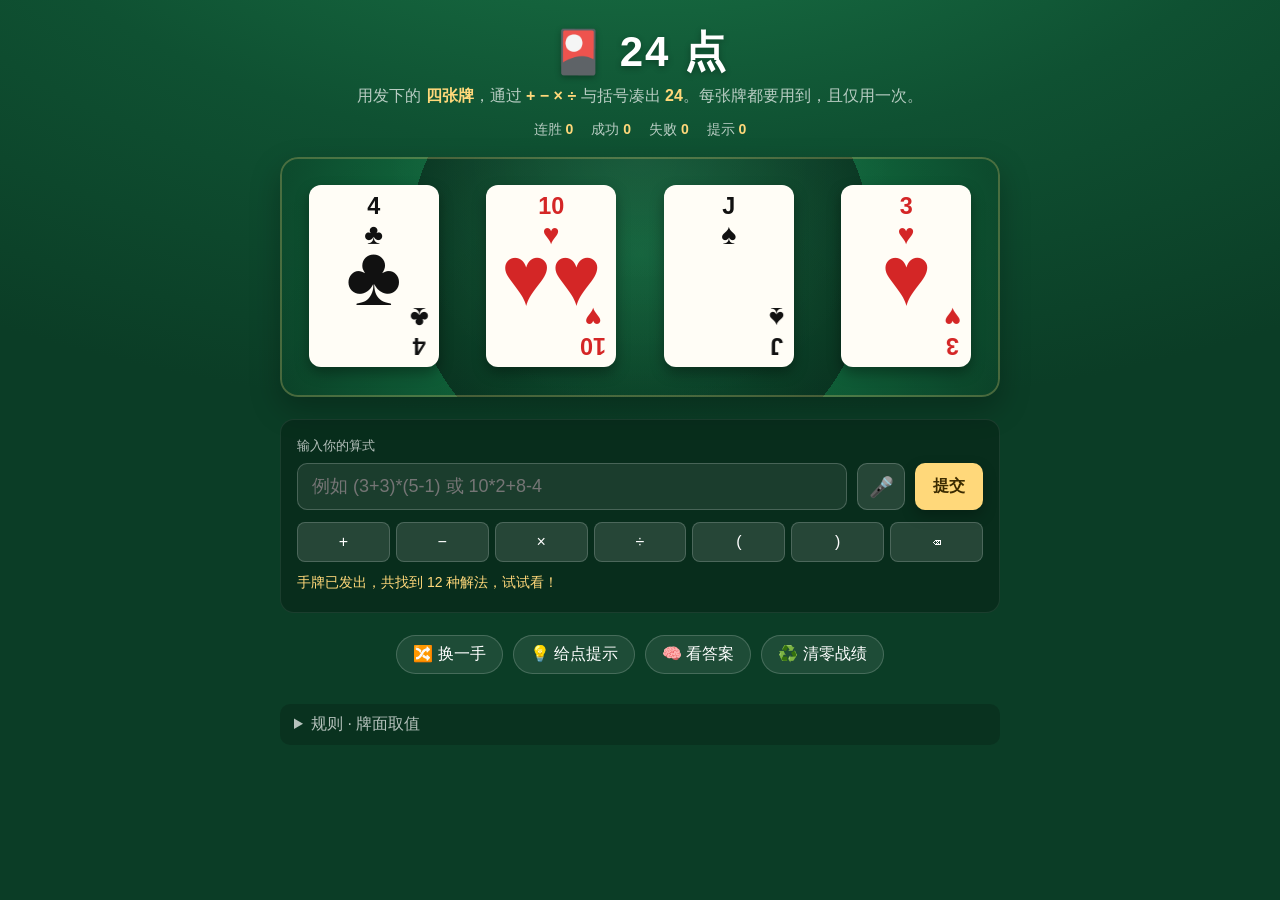
<file: index.html>
<!doctype html>
<html lang="zh-CN">
<head>
<meta charset="utf-8" />
<meta name="viewport" content="width=device-width, initial-scale=1" />
<title>24 点 · 真实纸牌</title>
<link rel="stylesheet" href="styles.css" />
</head>
<body>
  <header class="hero">
    <h1>🎴 24 点</h1>
    <p class="sub">用发下的 <b>四张牌</b>，通过 <b>+ − × ÷</b> 与括号凑出 <b>24</b>。每张牌都要用到，且仅用一次。</p>
    <div class="scoreboard">
      <span>连胜 <b id="streak">0</b></span>
      <span>成功 <b id="wins">0</b></span>
      <span>失败 <b id="losses">0</b></span>
      <span>提示 <b id="hints">0</b></span>
    </div>
  </header>

  <main>
    <section class="deck-wrap">
      <div id="cards" class="cards"></div>
    </section>

    <section class="input-wrap">
      <label for="expr">输入你的算式</label>
      <div class="expr-row">
        <input id="expr" type="text" placeholder="例如 (3+3)*(5-1) 或 10*2+8-4" autocomplete="off" spellcheck="false" />
        <button id="btn-voice" class="voice" title="语音输入算式" aria-label="语音输入算式" aria-pressed="false">🎤</button>
        <button id="btn-check" class="primary">提交</button>
      </div>
      <div class="kbd-row" id="kbd-row">
        <button class="kbd" data-val="+">+</button>
        <button class="kbd" data-val="-">−</button>
        <button class="kbd" data-val="*">×</button>
        <button class="kbd" data-val="/">÷</button>
        <button class="kbd" data-val="(">(</button>
        <button class="kbd" data-val=")">)</button>
        <button class="kbd" data-val="back">⌫</button>
      </div>
      <div id="msg" class="msg" aria-live="polite"></div>
    </section>

    <section class="actions">
      <button id="btn-deal" class="ghost">🔀 换一手</button>
      <button id="btn-hint" class="ghost">💡 给点提示</button>
      <button id="btn-answer" class="ghost">🧠 看答案</button>
      <button id="btn-reset" class="ghost">♻️ 清零战绩</button>
    </section>

    <section class="rules">
      <details>
        <summary>规则 · 牌面取值</summary>
        <ul>
          <li>A = 1，2–10 = 面值，J / Q / K = 10（经典"凑 24"规则）。</li>
          <li>支持小数中间结果，例如 <code>3÷(1−5÷6)=24</code>。</li>
          <li>若一手牌无解，点「换一手」即可；或按「看答案」查看（无解会提示）。</li>
          <li>输入中请使用 <code>*</code> 表示乘，<code>/</code> 表示除。</li>
          <li>🎤 语音输入：点麦克风后直接念算式，如「三加三乘以五减一」，会自动转成 <code>(3+3)*(5-1)</code>。需要 Chrome / Edge / Safari 并允许麦克风权限。</li>
        </ul>
      </details>
    </section>
  </main>

  <div id="modal" class="modal hidden" role="dialog" aria-modal="true">
    <div class="modal-card">
      <h2 id="modal-title">🎉 太棒了！</h2>
      <p id="modal-body"></p>
      <div class="modal-actions">
        <button id="modal-next" class="primary">再来一手</button>
        <button id="modal-close" class="ghost">关闭</button>
      </div>
    </div>
  </div>

  <script src="solver.js"></script>
  <script src="game.js"></script>
</body>
</html>
</file>
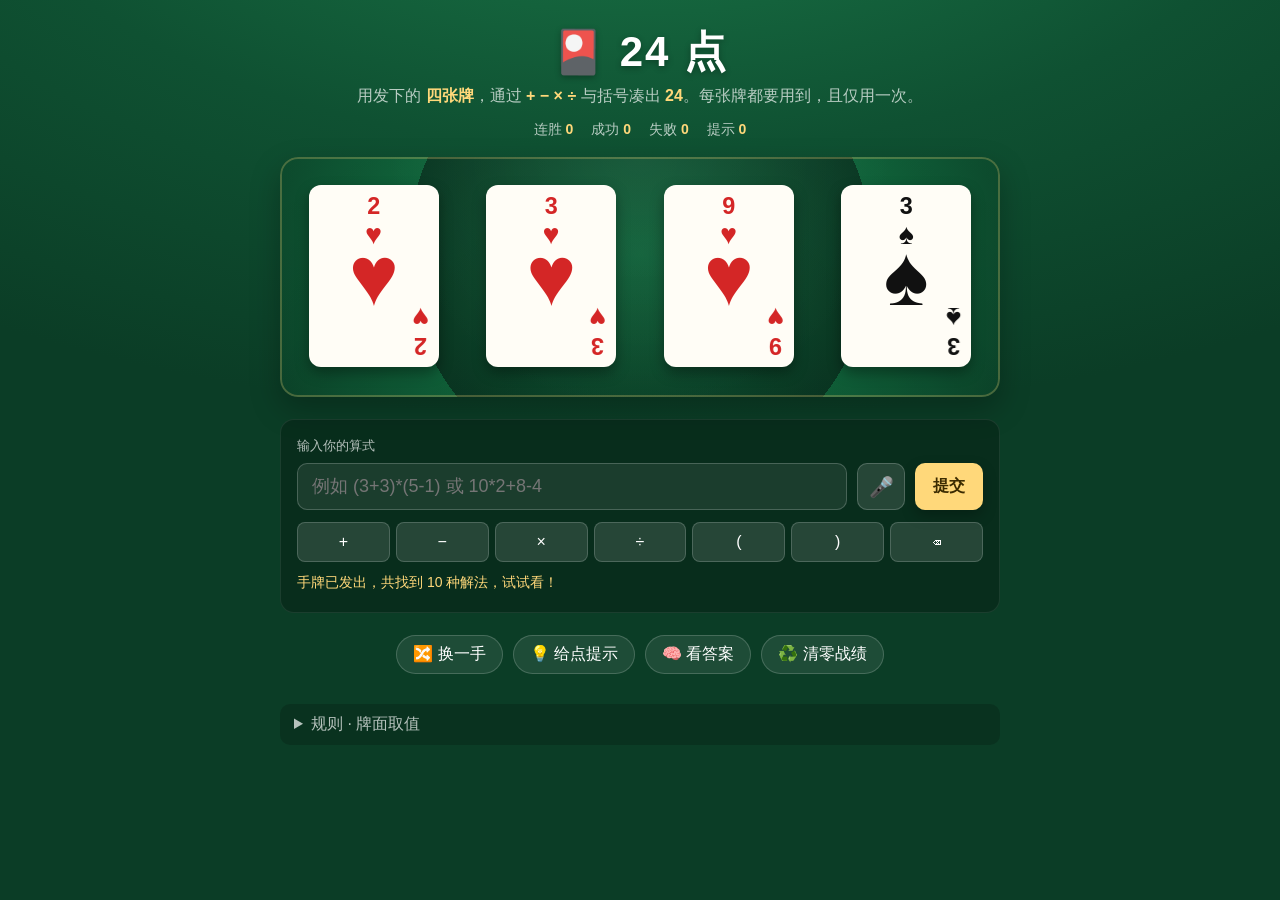
<file: 24点.html>
<!doctype html>
<html lang="zh-CN">
<head>
<meta charset="utf-8" />
<meta name="viewport" content="width=device-width, initial-scale=1" />
<title>24 点 · 真实纸牌</title>
<style>
/* ========== 基础风格 ========== */
:root {
  --bg: #0f5132;          /* 扑克桌绿 */
  --bg2: #0b3d26;
  --felt: repeating-radial-gradient(circle at 50% 40%, #116b3f 0, #0b3d26 60%);
  --card-bg: #fffdf6;
  --card-shadow: 0 6px 14px rgba(0, 0, 0, 0.35), 0 1px 0 rgba(255,255,255,.05) inset;
  --red: #d42626;
  --black: #111;
  --gold: #ffd87a;
  --primary: #ffd87a;
  --primary-text: #3a2a00;
  --muted: rgba(255,255,255,.7);
}

* { box-sizing: border-box; }
html, body { margin: 0; padding: 0; }
body {
  font-family: -apple-system, BlinkMacSystemFont, "Segoe UI", "PingFang SC",
               "Hiragino Sans GB", "Microsoft YaHei", sans-serif;
  color: #fff;
  background: radial-gradient(1200px 600px at 50% -20%, #1b7a4a 0%, var(--bg) 55%, var(--bg2) 100%);
  min-height: 100vh;
  padding: 24px 16px 80px;
}

.hero { text-align: center; margin-bottom: 18px; }
.hero h1 {
  margin: 0; font-size: clamp(28px, 5vw, 42px);
  letter-spacing: 2px;
  text-shadow: 0 2px 6px rgba(0,0,0,.3);
}
.hero .sub { color: var(--muted); margin: 6px 0 14px; }
.hero .sub b { color: var(--gold); }

.scoreboard {
  display: flex; gap: 18px; justify-content: center;
  color: var(--muted); font-size: 14px;
}
.scoreboard b { color: var(--gold); font-variant-numeric: tabular-nums; }

/* ========== 主体布局 ========== */
main {
  max-width: 720px; margin: 0 auto;
  display: grid; gap: 22px;
}

/* ========== 牌桌 ========== */
.deck-wrap {
  padding: 28px 12px 30px;
  border-radius: 18px;
  background:
    radial-gradient(circle at 50% 0%, rgba(255,255,255,.05), transparent 60%),
    linear-gradient(180deg, rgba(0,0,0,.08), rgba(0,0,0,.14)),
    var(--felt);
  box-shadow:
    inset 0 0 0 2px rgba(255,216,122,.25),
    0 12px 30px rgba(0,0,0,.25);
}

.cards {
  display: grid;
  grid-template-columns: repeat(4, 1fr);
  gap: 14px;
  justify-items: center;
  perspective: 1200px;
}

/* ========== 真实扑克牌样式 ========== */
.card {
  --w: min(22vw, 130px);
  width: var(--w);
  aspect-ratio: 2.5 / 3.5;
  background: var(--card-bg);
  color: var(--black);
  border-radius: 12px;
  box-shadow: var(--card-shadow);
  position: relative;
  padding: 10px;
  display: flex; flex-direction: column; justify-content: space-between;
  animation: dealIn .5s cubic-bezier(.2,.8,.2,1) both;
  transform-style: preserve-3d;
}
.card.red { color: var(--red); }
.card.back {
  background:
    repeating-linear-gradient(45deg, #0f3a7a 0 6px, #1a4ea0 6px 12px),
    linear-gradient(135deg, #0f3a7a, #1a4ea0);
  color: transparent;
  box-shadow: 0 6px 14px rgba(0,0,0,.45);
}
.card .corner {
  display: flex; flex-direction: column; align-items: center; line-height: 1;
  font-weight: 700;
  font-size: calc(var(--w) * 0.18);
}
.card .corner .suit { font-size: calc(var(--w) * 0.22); margin-top: 2px; }
.card .corner.br { align-self: flex-end; transform: rotate(180deg); }
.card .pip {
  position: absolute; inset: 0;
  display: flex; align-items: center; justify-content: center;
  font-size: calc(var(--w) * 0.65);
  font-weight: 700;
}
.card.jqk .pip {
  font-size: calc(var(--w) * 0.18);
  font-family: "Georgia", "STSong", serif;
  font-weight: 400;
  letter-spacing: 2px;
}
.card.jqk .pip::before { content: attr(data-label); }

@keyframes dealIn {
  from { opacity: 0; transform: translateY(40px) rotate(-8deg) scale(.9); }
  to   { opacity: 1; transform: translateY(0) rotate(0) scale(1); }
}
.card:nth-child(1) { animation-delay: .05s; }
.card:nth-child(2) { animation-delay: .15s; }
.card:nth-child(3) { animation-delay: .25s; }
.card:nth-child(4) { animation-delay: .35s; }

/* ========== 输入区 ========== */
.input-wrap {
  background: rgba(0,0,0,.25);
  border: 1px solid rgba(255,255,255,.08);
  border-radius: 14px;
  padding: 16px;
}
.input-wrap label { color: var(--muted); font-size: 13px; }
.expr-row { display: flex; gap: 10px; margin-top: 8px; }
.expr-row input {
  flex: 1;
  font: inherit;
  font-size: 18px;
  padding: 12px 14px;
  border-radius: 10px;
  border: 1px solid rgba(255,255,255,.2);
  background: rgba(255,255,255,.08);
  color: #fff;
  outline: none;
  transition: border-color .15s, background .15s;
}
.expr-row input:focus { border-color: var(--gold); background: rgba(255,255,255,.14); }
.expr-row input.error { border-color: #ff6b6b; }

.primary {
  font: inherit;
  background: var(--primary);
  color: var(--primary-text);
  font-weight: 700;
  padding: 0 18px;
  border: none;
  border-radius: 10px;
  cursor: pointer;
  transition: transform .05s ease, box-shadow .15s;
  box-shadow: 0 6px 14px rgba(0,0,0,.25);
}
.primary:active { transform: translateY(1px); }

/* ========== 语音输入按钮 ========== */
.voice {
  flex: 0 0 auto;
  width: 48px;
  font: inherit;
  font-size: 20px;
  line-height: 1;
  color: #fff;
  background: rgba(255,255,255,.12);
  border: 1px solid rgba(255,255,255,.2);
  border-radius: 10px;
  cursor: pointer;
  transition: background .15s, transform .1s;
}
.voice:hover { background: rgba(255,255,255,.22); }
.voice:active { transform: translateY(1px); }
.voice.listening {
  background: var(--red);
  border-color: #ff8a8a;
  animation: micPulse 1.1s ease-in-out infinite;
}
.voice.unsupported { opacity: .45; }
@keyframes micPulse {
  0%, 100% { box-shadow: 0 0 0 0 rgba(212,38,38,.65); }
  50%      { box-shadow: 0 0 0 9px rgba(212,38,38,0); }
}

.kbd-row { display: grid; grid-template-columns: repeat(7, 1fr); gap: 6px; margin-top: 12px; }
.kbd {
  font: inherit;
  background: rgba(255,255,255,.12);
  color: #fff;
  border: 1px solid rgba(255,255,255,.18);
  padding: 10px 0;
  border-radius: 8px;
  cursor: pointer;
}
.kbd:hover { background: rgba(255,255,255,.22); }
.kbd:active { transform: translateY(1px); }

.msg {
  min-height: 22px;
  margin-top: 12px;
  font-size: 14px;
  color: var(--muted);
}
.msg.ok { color: #8fffa4; }
.msg.err { color: #ff9a9a; }
.msg.info { color: var(--gold); }

/* ========== 动作按钮 ========== */
.actions {
  display: flex; flex-wrap: wrap; gap: 10px; justify-content: center;
}
.ghost {
  font: inherit;
  background: rgba(255,255,255,.08);
  color: #fff;
  border: 1px solid rgba(255,255,255,.18);
  border-radius: 999px;
  padding: 8px 16px;
  cursor: pointer;
}
.ghost:hover { background: rgba(255,255,255,.18); }

/* ========== 规则 ========== */
.rules { margin-top: 8px; }
.rules details { background: rgba(0,0,0,.18); border-radius: 10px; padding: 10px 14px; }
.rules summary { cursor: pointer; color: var(--muted); }
.rules ul { margin: 8px 0 0; padding-left: 18px; color: var(--muted); font-size: 14px; }
.rules code { background: rgba(255,255,255,.1); padding: 1px 5px; border-radius: 4px; }

/* ========== 弹窗 ========== */
.modal {
  position: fixed; inset: 0;
  background: rgba(0,0,0,.55);
  display: flex; align-items: center; justify-content: center;
  padding: 20px;
}
.modal.hidden { display: none; }
.modal-card {
  background: #1b1b1b;
  border: 1px solid rgba(255,255,255,.12);
  border-radius: 16px;
  padding: 22px;
  max-width: 420px;
  width: 100%;
  text-align: center;
}
.modal-card h2 { margin: 0 0 8px; }
.modal-card p { color: var(--muted); margin: 0 0 16px; line-height: 1.6; }
.modal-actions { display: flex; gap: 10px; justify-content: center; }

@media (max-width: 480px) {
  .card { --w: min(22vw, 120px); }
  .scoreboard { gap: 10px; font-size: 12px; }
}
</style>
</head>
<body>
  <header class="hero">
    <h1>🎴 24 点</h1>
    <p class="sub">用发下的 <b>四张牌</b>，通过 <b>+ − × ÷</b> 与括号凑出 <b>24</b>。每张牌都要用到，且仅用一次。</p>
    <div class="scoreboard">
      <span>连胜 <b id="streak">0</b></span>
      <span>成功 <b id="wins">0</b></span>
      <span>失败 <b id="losses">0</b></span>
      <span>提示 <b id="hints">0</b></span>
    </div>
  </header>

  <main>
    <section class="deck-wrap">
      <div id="cards" class="cards"></div>
    </section>

    <section class="input-wrap">
      <label for="expr">输入你的算式</label>
      <div class="expr-row">
        <input id="expr" type="text" placeholder="例如 (3+3)*(5-1) 或 10*2+8-4" autocomplete="off" spellcheck="false" />
        <button id="btn-voice" class="voice" title="语音输入算式" aria-label="语音输入算式" aria-pressed="false">🎤</button>
        <button id="btn-check" class="primary">提交</button>
      </div>
      <div class="kbd-row" id="kbd-row">
        <button class="kbd" data-val="+">+</button>
        <button class="kbd" data-val="-">−</button>
        <button class="kbd" data-val="*">×</button>
        <button class="kbd" data-val="/">÷</button>
        <button class="kbd" data-val="(">(</button>
        <button class="kbd" data-val=")">)</button>
        <button class="kbd" data-val="back">⌫</button>
      </div>
      <div id="msg" class="msg" aria-live="polite"></div>
    </section>

    <section class="actions">
      <button id="btn-deal" class="ghost">🔀 换一手</button>
      <button id="btn-hint" class="ghost">💡 给点提示</button>
      <button id="btn-answer" class="ghost">🧠 看答案</button>
      <button id="btn-reset" class="ghost">♻️ 清零战绩</button>
    </section>

    <section class="rules">
      <details>
        <summary>规则 · 牌面取值</summary>
        <ul>
          <li>A = 1，2–10 = 面值，J / Q / K = 10（经典"凑 24"规则）。</li>
          <li>支持小数中间结果，例如 <code>3÷(1−5÷6)=24</code>。</li>
          <li>若一手牌无解，点「换一手」即可；或按「看答案」查看（无解会提示）。</li>
          <li>输入中请使用 <code>*</code> 表示乘，<code>/</code> 表示除。</li>
          <li>🎤 语音输入：点麦克风后直接念算式，如「三加三乘以五减一」，会自动转成 <code>(3+3)*(5-1)</code>。需要 Chrome / Edge / Safari 并允许麦克风权限。</li>
        </ul>
      </details>
    </section>
  </main>

  <div id="modal" class="modal hidden" role="dialog" aria-modal="true">
    <div class="modal-card">
      <h2 id="modal-title">🎉 太棒了！</h2>
      <p id="modal-body"></p>
      <div class="modal-actions">
        <button id="modal-next" class="primary">再来一手</button>
        <button id="modal-close" class="ghost">关闭</button>
      </div>
    </div>
  </div>

<script>
/* =========================================================
 * solver.js —— 24 点求解器 + 玩家表达式校验
 * =========================================================
 * 思路：递归地从一组数里挑两个，用 + − × ÷ 合并，
 * 剩下的继续合并，直到只剩一个数。每次合并的顺序
 * 自动覆盖所有括号结构。使用分数精确计算，避免浮点误差。
 * ========================================================= */

(function (global) {
  'use strict';

  /* ---------- 分数（有理数），保证计算精确 ---------- */
  function gcd(a, b) { a = Math.abs(a); b = Math.abs(b); while (b) { [a, b] = [b, a % b]; } return a; }
  function F(num, den) {
    den = den === undefined ? 1 : den;
    if (den === 0) return null;
    if (den < 0) { num = -num; den = -den; }
    const g = gcd(num, den) || 1;
    return { n: num / g, d: den / g };
  }
  function Fadd(a, b) { return F(a.n * b.d + b.n * a.d, a.d * b.d); }
  function Fsub(a, b) { return F(a.n * b.d - b.n * a.d, a.d * b.d); }
  function Fmul(a, b) { return F(a.n * b.n, a.d * b.d); }
  function Fdiv(a, b) { if (b.n === 0) return null; return F(a.n * b.d, a.d * b.n); }
  function Feq24(f) { return f && f.n === 24 * f.d; }
  function FtoFloat(f) { return f.n / f.d; }

  /* ---------- 格式化分数 ---------- */
  function fmtF(f) {
    if (!f) return '';
    if (f.d === 1) return String(f.n);
    return f.n + '/' + f.d;
  }

  /* ---------- 求解 ----------
   * cards: [{ value, label, suit }, ...] 长度 4
   * options.target 默认 24
   * 返回：[{ expr: '...', tokens: [...] }]  所有不同的解（最多返回前 N 个）
   */
  function solve24(cards, options) {
    options = options || {};
    const target = options.target !== undefined ? options.target : 24;
    const MAX_ANSWERS = options.maxAnswers || 20;
    const results = [];
    const seen = new Set(); // 去重

    // 初始状态：每张牌的数值 + 原标签（用于生成人类可读的表达式）
    const init = cards.map(c => ({
      f: F(c.value, 1),
      expr: c.label,            // 例如 'A' / '10' / 'K'
      token: c.label,
      val: c.value,
    }));

    const PRIO = { '+': 1, '-': 1, '*': 2, '/': 2 };

    // 判断某个子表达式（prio=子算子）作为父 op 的左/右操作数时是否需要括号
    function needParen(parentOp, childPrio, isRight) {
      if (childPrio === undefined) return false;     // 叶子节点，没有括号
      const pp = PRIO[parentOp], cp = PRIO[childPrio];
      if (cp < pp) return true;                      // 子优先级更低，一定加
      if (cp === pp) {
        // 同级左结合，右操作数若为同级则改变了结合性
        if (parentOp === '-') return true;           // a - (b +- c)
        if (parentOp === '/') return true;           // a / (b */ c) 全部同级都要
      }
      return false;
    }

    function combineTwo(a, b, op) {
      let f;
      switch (op) {
        case '+': f = Fadd(a.f, b.f); break;
        case '-': f = Fsub(a.f, b.f); break;
        case '*': f = Fmul(a.f, b.f); break;
        case '/': f = Fdiv(a.f, b.f); break;
      }
      if (!f) return null;

      let ea = a.expr, eb = b.expr;
      if (needParen(op, a.prio, false)) ea = '(' + ea + ')';
      if (needParen(op, b.prio, true))  eb = '(' + eb + ')';

      return { f, expr: ea + ' ' + op + ' ' + eb, prio: op, token: null, val: null };
    }

    function rec(list) {
      if (results.length >= MAX_ANSWERS) return;
      if (list.length === 1) {
        if (Feq24(list[0].f)) {
          const key = list[0].expr.replace(/\s+/g, '');
          if (!seen.has(key)) { seen.add(key); results.push({ expr: list[0].expr }); }
        }
        return;
      }
      // 挑两个不同下标
      for (let i = 0; i < list.length; i++) {
        for (let j = 0; j < list.length; j++) {
          if (i === j) continue;
          const rest = [];
          for (let k = 0; k < list.length; k++) if (k !== i && k !== j) rest.push(list[k]);
          const a = list[i], b = list[j];
          const ops = ['+', '-', '*', '/'];
          for (const op of ops) {
            // 对称操作去重：a+b 和 b+a 是同一个
            if ((op === '+' || op === '*') && i > j) continue;
            const combo = combineTwo(a, b, op);
            if (!combo) continue;
            rec([...rest, combo]);
            if (results.length >= MAX_ANSWERS) return;
          }
        }
      }
    }

    rec(init);
    return results;
  }

  /* =========================================================
   * 玩家表达式解析 + 校验（不用 eval）
   * - 将玩家输入中的字母 A/J/Q/K 当作牌面值来匹配手牌（A=1, J=Q=K=10）
   * - 用 shunting-yard 转 RPN 后求值
   * - 验证：
   *   1) 表达式合法且结果 == 24（容差）
   *   2) 数字 token 恰好覆盖四张手牌
   * ========================================================= */
  const CARD_ALIAS = {
    'A': 1, 'a': 1,
    'J': 10, 'j': 10,
    'Q': 10, 'q': 10,
    'K': 10, 'k': 10,
  };

  function normalizeExpr(input) {
    // 全角 / 中文符号归一化
    return String(input || '')
      .replace(/×/g, '*').replace(/×/g, '*')
      .replace(/÷/g, '/')
      .replace(/（/g, '(').replace(/）/g, ')')
      .replace(/＋/g, '+').replace(/－/g, '-').replace(/−/g, '-')
      .replace(/\s+/g, '');
  }

  /* tokenize —— 返回 [{type:'num'|'op'|'lparen'|'rparen', value}] */
  function tokenize(expr) {
    const tokens = [];
    let i = 0;
    while (i < expr.length) {
      const c = expr[i];
      if ((c >= '0' && c <= '9') || c === '.') {
        let j = i;
        while (j < expr.length && ((expr[j] >= '0' && expr[j] <= '9') || expr[j] === '.')) j++;
        const numStr = expr.slice(i, j);
        const v = parseFloat(numStr);
        if (isNaN(v)) throw new Error('数字无效：' + numStr);
        tokens.push({ type: 'num', value: v, raw: numStr });
        i = j;
      } else if (CARD_ALIAS[c] !== undefined) {
        tokens.push({ type: 'num', value: CARD_ALIAS[c], raw: c.toUpperCase() });
        i++;
      } else if ('+-*/'.includes(c)) {
        tokens.push({ type: 'op', value: c });
        i++;
      } else if (c === '(') { tokens.push({ type: 'lparen' }); i++; }
      else if (c === ')') { tokens.push({ type: 'rparen' }); i++; }
      else { throw new Error('无法识别的字符：' + c); }
    }
    return tokens;
  }

  function shuntingYard(tokens) {
    const prec = { '+': 1, '-': 1, '*': 2, '/': 2 };
    const out = [];
    const ops = [];
    for (const t of tokens) {
      if (t.type === 'num') out.push(t);
      else if (t.type === 'op') {
        while (ops.length) {
          const top = ops[ops.length - 1];
          if (top.type === 'op' && prec[top.value] >= prec[t.value]) out.push(ops.pop());
          else break;
        }
        ops.push(t);
      } else if (t.type === 'lparen') ops.push(t);
      else if (t.type === 'rparen') {
        while (ops.length && ops[ops.length - 1].type !== 'lparen') out.push(ops.pop());
        if (!ops.length) throw new Error('括号不匹配');
        ops.pop(); // 弹出左括号
      }
    }
    while (ops.length) {
      const top = ops.pop();
      if (top.type !== 'op') throw new Error('括号不匹配');
      out.push(top);
    }
    return out;
  }

  function evalRPN(rpn) {
    const stack = [];
    for (const t of rpn) {
      if (t.type === 'num') stack.push(t.value);
      else {
        if (stack.length < 2) throw new Error('表达式不完整');
        const b = stack.pop(), a = stack.pop();
        let v;
        switch (t.value) {
          case '+': v = a + b; break;
          case '-': v = a - b; break;
          case '*': v = a * b; break;
          case '/':
            if (b === 0) throw new Error('除数不能为 0');
            v = a / b; break;
        }
        stack.push(v);
      }
    }
    if (stack.length !== 1) throw new Error('表达式不完整');
    return stack[0];
  }

  /* 返回 null 表示通过；否则返回提示字符串 */
  function checkCards(tokens, cards) {
    const usedVals = tokens.filter(t => t.type === 'num').map(t => t.value);
    const handVals = cards.map(c => c.value);
    const handDesc = cards.map(c => c.label + c.suit).join(' ');

    if (usedVals.length !== cards.length) {
      return `需要用到恰好 <b>${cards.length}</b> 张手牌，但你的算式里出现了 <b>${usedVals.length}</b> 个数字。发下的是：${handDesc}。`;
    }
    const handSorted = handVals.slice().sort((a, b) => a - b);
    const usedSorted = usedVals.slice().sort((a, b) => a - b);
    for (let i = 0; i < handSorted.length; i++) {
      if (handSorted[i] !== usedSorted[i]) {
        return `算式里的数字和发下的牌对不上。发下的是：${handDesc}。`;
      }
    }
    return null;
  }

  /* 主入口 */
  function validatePlayerExpr(rawInput, cards, target) {
    target = target || 24;
    const out = { ok: false, value: null, reason: '' };
    try {
      const expr = normalizeExpr(rawInput);
      if (!expr) { out.reason = '请输入算式'; return out; }
      const tokens = tokenize(expr);
      if (!tokens.some(t => t.type === 'op')) { out.reason = '请至少使用一个运算符'; return out; }
      const rpn = shuntingYard(tokens);
      const val = evalRPN(rpn);

      const cardErr = checkCards(tokens, cards);
      if (cardErr) { out.reason = cardErr; return out; }

      out.value = val;
      if (Math.abs(val - target) < 1e-6) {
        out.ok = true;
        out.reason = '完美！';
      } else {
        out.reason = '结果是 ' + (Math.round(val * 1e6) / 1e6) + '，不是 ' + target + '。';
      }
    } catch (e) {
      out.reason = e.message || '表达式无法解析';
    }
    return out;
  }

  global.Solver24 = {
    solve: solve24,
    validate: validatePlayerExpr,
    normalizeExpr: normalizeExpr,
    tokenize: tokenize,
  };

})(window);
</script>

<script>
/* =========================================================
 * game.js —— 发牌、渲染、交互、计分
 * ========================================================= */
(function () {
  'use strict';

  const SUITS = [
    { code: '♠', name: 'spades',   color: 'black' },
    { code: '♥', name: 'hearts',   color: 'red'   },
    { code: '♦', name: 'diamonds', color: 'red'   },
    { code: '♣', name: 'clubs',    color: 'black' },
  ];

  // 构造整副 52 张
  function buildDeck() {
    const deck = [];
    const ranks = [
      { label: 'A', value: 1 },
      { label: '2', value: 2 },
      { label: '3', value: 3 },
      { label: '4', value: 4 },
      { label: '5', value: 5 },
      { label: '6', value: 6 },
      { label: '7', value: 7 },
      { label: '8', value: 8 },
      { label: '9', value: 9 },
      { label: '10', value: 10 },
      { label: 'J', value: 10 },
      { label: 'Q', value: 10 },
      { label: 'K', value: 10 },
    ];
    for (const s of SUITS) {
      for (const r of ranks) {
        deck.push({
          label: r.label,
          value: r.value,
          suit: s.code,
          suitName: s.name,
          color: s.color,
        });
      }
    }
    return deck;
  }

  function shuffle(arr) {
    for (let i = arr.length - 1; i > 0; i--) {
      const j = Math.floor(Math.random() * (i + 1));
      [arr[i], arr[j]] = [arr[j], arr[i]];
    }
    return arr;
  }

  /* ============ DOM ============ */
  const $cards    = document.getElementById('cards');
  const $expr     = document.getElementById('expr');
  const $msg      = document.getElementById('msg');
  const $streak   = document.getElementById('streak');
  const $wins     = document.getElementById('wins');
  const $losses   = document.getElementById('losses');
  const $hints    = document.getElementById('hints');
  const $modal    = document.getElementById('modal');
  const $mTitle   = document.getElementById('modal-title');
  const $mBody    = document.getElementById('modal-body');

  /* ============ 渲染扑克 ============ */
  function renderCard(card, idx) {
    const div = document.createElement('div');
    div.className = 'card' + (card.color === 'red' ? ' red' : '');
    div.style.animationDelay = (idx * 0.08) + 's';
    const isFace = ['J', 'Q', 'K'].includes(card.label);

    let jqkLabel = '';
    if (isFace) jqkLabel = card.label;

    div.innerHTML = `
      <div class="corner tl">
        <span class="rank">${card.label}</span>
        <span class="suit">${card.suit}</span>
      </div>
      <div class="pip ${isFace ? 'jqk' : ''}" ${isFace ? `data-label="${jqkLabel}"` : ''}>
        ${isFace ? '' : card.suit.repeat(card.label === '10' ? 2 : 1)}
      </div>
      <div class="corner br">
        <span class="rank">${card.label}</span>
        <span class="suit">${card.suit}</span>
      </div>
    `;
    return div;
  }

  function renderBack() {
    const div = document.createElement('div');
    div.className = 'card back';
    return div;
  }

  /* ============ 状态 ============ */
  const SAVE_KEY = 'game24.stats.v1';
  let stats = loadStats();
  let currentCards = [];
  let currentSolutions = [];
  let lastAnswerUsed = false;
  let hintUsedThisRound = false;
  let answeredThisRound = false;

  function loadStats() {
    try {
      const raw = localStorage.getItem(SAVE_KEY);
      if (raw) return JSON.parse(raw);
    } catch (e) {}
    return { wins: 0, losses: 0, streak: 0, hints: 0 };
  }
  function saveStats() {
    try { localStorage.setItem(SAVE_KEY, JSON.stringify(stats)); } catch (e) {}
  }
  function renderStats() {
    $streak.textContent = stats.streak || 0;
    $wins.textContent   = stats.wins   || 0;
    $losses.textContent = stats.losses || 0;
    $hints.textContent  = stats.hints  || 0;
  }

  /* ============ 发牌 ============ */
  function deal() {
    currentCards = [];
    currentSolutions = [];
    answeredThisRound = false;
    hintUsedThisRound = false;
    lastAnswerUsed = false;
    setMsg('', '');
    $expr.value = '';
    $expr.classList.remove('error');

    // 先铺四张背面朝上，给个"洗牌节奏"
    $cards.innerHTML = '';
    for (let i = 0; i < 4; i++) $cards.appendChild(renderBack());

    // 抽牌，优先抽"有解"的一手（至少尝试若干次）
    setTimeout(() => {
      const deck = shuffle(buildDeck());
      let picks, sols;
      const MAX_TRIES = 200;
      let tries = 0;
      do {
        picks = deck.slice(0, 4);
        sols = window.Solver24.solve(picks, { maxAnswers: 50 });
        tries++;
      } while (sols.length === 0 && tries < MAX_TRIES);
      // 允许偶尔出无解的牌（让玩家体验"无解"的情况）
      currentCards = picks;
      currentSolutions = sols;

      // 重新渲染正面
      $cards.innerHTML = '';
      currentCards.forEach((c, i) => $cards.appendChild(renderCard(c, i)));

      if (currentSolutions.length === 0) {
        setMsg('⚠️ 这一手牌经计算 <b>无解</b>，建议点「换一手」。', 'info');
      } else {
        setMsg(`手牌已发出，共找到 ${currentSolutions.length} 种解法，试试看！`, 'info');
      }
    }, 350);
  }

  /* ============ 提交校验 ============ */
  function onCheck() {
    if (!currentCards.length) { setMsg('还没发牌呢～', 'err'); return; }
    const input = $expr.value.trim();
    const res = window.Solver24.validate(input, currentCards, 24);
    $expr.classList.toggle('error', !res.ok);
    if (res.ok) {
      setMsg('✅ ' + input + ' = 24', 'ok');
      stats.wins++;
      stats.streak++;
      // 如果没看答案也没要提示，连胜有效，并且额外加分的感觉就保留在 streak
      renderStats();
      saveStats();
      showModal({
        title: '🎉 太棒了！',
        body: `算式 <code>${input}</code> = 24 完全正确！` +
              `连胜 <b>${stats.streak}</b>。再来一手？`,
      });
      answeredThisRound = true;
    } else {
      setMsg('❌ ' + res.reason, 'err');
    }
  }

  /* ============ 提示 ============ */
  function onHint() {
    if (!currentCards.length) { setMsg('还没发牌呢～', 'err'); return; }
    if (currentSolutions.length === 0) {
      setMsg('这手牌真的无解，没法给提示 😅', 'info');
      return;
    }
    const ans = currentSolutions[0].expr;
    // 轻量提示：前两步合并的目标
    // 先给一个数字开头（不透露完整解法）
    const hint = makeHint(currentCards, currentSolutions);
    hintUsedThisRound = true;
    stats.hints = (stats.hints || 0) + 1;
    renderStats();
    saveStats();
    setMsg('💡 ' + hint, 'info');
  }

  function makeHint(cards, sols) {
    // 从解里抽取一个提示：先告诉你能先把哪两张合起来
    const expr = sols[0].expr;
    return `试试凑出接近中间值的数（例如先看相邻两张能否得到 8、3、6 之类的关键因子）。答案之一：<code>${expr.split(' ')[0]} ...</code>（点击「看答案」查看完整解法）`;
  }

  /* ============ 看答案 ============ */
  function onAnswer() {
    if (!currentCards.length) { setMsg('还没发牌呢～', 'err'); return; }
    lastAnswerUsed = true;
    if (currentSolutions.length === 0) {
      setMsg('😔 这手牌 <b>无解</b>（暴力枚举所有可能都算不出 24）。', 'info');
      return;
    }
    const top3 = currentSolutions.slice(0, 3).map(s => '<li><code>' + s.expr + '</code></li>').join('');
    setMsg(`🧠 找到 ${currentSolutions.length} 种解法，列举 3 个：<ul style="margin:6px 0 0 16px;color:#fff;"><code>${top3}</code></ul>`, 'info');
    showModal({
      title: '答案',
      body: `这手牌一共有 <b>${currentSolutions.length}</b> 种解法，随便挑一个：<br><code>${currentSolutions[0].expr}</code>`,
    });
  }

  /* ============ 重置 ============ */
  function onReset() {
    if (!confirm('确定要清零战绩吗？')) return;
    stats = { wins: 0, losses: 0, streak: 0, hints: 0 };
    saveStats();
    renderStats();
    setMsg('战绩已清零。', 'info');
  }

  /* ============ 提示条 ============ */
  function setMsg(text, cls) {
    $msg.className = 'msg' + (cls ? ' ' + cls : '');
    $msg.innerHTML = text;
  }

  function showModal({ title, body }) {
    $mTitle.textContent = title;
    $mBody.innerHTML = body;
    $modal.classList.remove('hidden');
  }
  function hideModal() { $modal.classList.add('hidden'); }

  /* ============ 虚拟键盘 ============ */
  function wireKeyboard() {
    document.querySelectorAll('.kbd').forEach(btn => {
      btn.addEventListener('click', () => {
        const v = btn.dataset.val;
        if (v === 'back') {
          $expr.value = $expr.value.slice(0, -1);
        } else {
          $expr.value += v;
        }
        $expr.focus();
      });
    });
  }

  /* ============ 语音输入 ============ */
  const SR = window.SpeechRecognition || window.webkitSpeechRecognition;

  const CN_DIGIT = {
    '零': 0, '〇': 0, '一': 1, '壹': 1, '二': 2, '两': 2, '贰': 2,
    '三': 3, '叁': 3, '四': 4, '肆': 4, '五': 5, '伍': 5,
    '六': 6, '陆': 6, '七': 7, '柒': 7, '八': 8, '捌': 8, '九': 9, '玖': 9,
  };
  const CN_UNIT = { '十': 10, '拾': 10, '百': 100, '佰': 100 };

  function cnNumeralToNumber(buf) {
    // 逐位念法：一零 → 10、三四 → 34
    if (!/[十拾百佰]/.test(buf)) {
      return Array.from(buf).map(c => CN_DIGIT[c]).join('');
    }
    // 按位值念法：十 → 10、二十三 → 23
    let total = 0, cur = 0;
    for (const c of buf) {
      if (CN_UNIT[c]) { total += (cur || 1) * CN_UNIT[c]; cur = 0; }
      else cur = CN_DIGIT[c];
    }
    return String(total + cur);
  }

  // 把口述的中文算式转成可解析的算式字符串
  function spokenToExpr(text) {
    let s = String(text || '');
    const words = [
      ['乘以', '*'], ['乘上', '*'], ['乘', '*'],
      ['除以', '/'], ['除', '/'],
      ['加上', '+'], ['加', '+'],
      ['减去', '-'], ['减', '-'],
      ['左括号', '('], ['左括弧', '('], ['前括号', '('], ['开括号', '('],
      ['右括号', ')'], ['右括弧', ')'], ['后括号', ')'], ['反括号', ')'], ['闭括号', ')'],
      ['等于多少', ''], ['等于', ''],
    ];
    for (const [from, to] of words) s = s.split(from).join(to);

    // 只说「括号」时按当前括号深度判断是左括号还是右括号
    let balanced = '', depth = 0, k = 0;
    while (k < s.length) {
      if (s.startsWith('括号', k) || s.startsWith('括弧', k)) {
        if (depth > 0) { balanced += ')'; depth--; } else { balanced += '('; depth++; }
        k += 2;
      } else {
        const ch = s[k];
        if (ch === '(') depth++;
        else if (ch === ')') depth = Math.max(0, depth - 1);
        balanced += ch;
        k++;
      }
    }
    s = balanced;

    // 小数点：三点五 → 3.5
    const D = '[0-9零〇一壹二两贰三叁四肆五伍六陆七柒八捌九玖]';
    s = s.replace(new RegExp('(' + D + ')点(' + D + ')', 'g'), '$1.$2');
    s = s.replace(/[的了吗呢吧啊嘛，,。．、!！?？：:；;\s]/g, '');

    // 中文数字 → 阿拉伯数字
    let out = '', i = 0;
    while (i < s.length) {
      const c = s[i];
      if (CN_DIGIT[c] !== undefined || CN_UNIT[c] !== undefined) {
        let j = i, buf = '';
        while (j < s.length && (CN_DIGIT[s[j]] !== undefined || CN_UNIT[s[j]] !== undefined)) { buf += s[j]; j++; }
        out += cnNumeralToNumber(buf);
        i = j;
      } else { out += c; i++; }
    }
    // 只保留算式中合法的字符
    out = out.replace(/[^0-9A-Za-z+\-*/().]/g, '');

    // 补齐缺失的右括号（口语常省略结尾的「右括号」）
    let open = 0;
    for (const ch of out) {
      if (ch === '(') open++;
      else if (ch === ')') open = Math.max(0, open - 1);
    }
    if (open > 0) out += ')'.repeat(open);

    return out;
  }

  let recog = null;

  function setListening(on) {
    const btn = document.getElementById('btn-voice');
    if (!btn) return;
    btn.classList.toggle('listening', on);
    btn.setAttribute('aria-pressed', on ? 'true' : 'false');
    btn.title = on ? '正在聆听…（再点一次停止）' : '语音输入算式';
  }

  function applyVoiceResult(texts) {
    const cands = texts.map(t => spokenToExpr(t)).filter(t => t && /\d/.test(t));
    if (!cands.length) { setMsg('🎤 没听清，再试一次？', 'err'); return; }

    // 优先挑一个能算出 24 的候选，其次用第一个
    let chosen = null;
    for (const c of cands) {
      if (window.Solver24.validate(c, currentCards, 24).ok) { chosen = c; break; }
    }
    if (!chosen) chosen = cands[0];

    $expr.value = chosen;
    $expr.focus();
    if (window.Solver24.validate(chosen, currentCards, 24).ok) {
      setMsg('🎤 识别到 <code>' + chosen + '</code> = 24，点「提交」确认 ✓', 'ok');
    } else {
      setMsg('🎤 识别到 <code>' + chosen + '</code>，请核对后点「提交」', 'info');
    }
  }

  function startVoice() {
    if (!SR) {
      setMsg('🎤 当前浏览器不支持语音识别，请用 Chrome / Edge / Safari 打开本页。', 'err');
      return;
    }
    // 再点一次 = 停止聆听
    if (recog) { try { recog.stop(); } catch (e) {} return; }

    const r = new SR();
    recog = r;
    r.lang = 'zh-CN';
    r.interimResults = true;
    r.continuous = false;
    r.maxAlternatives = 5;

    let finals = [];

    r.onstart = () => {
      setListening(true);
      setMsg('🎤 正在聆听…请念出算式，例如「三加三乘以五减一」', 'info');
    };

    r.onresult = (e) => {
      let interim = '', gotFinal = false;
      for (let i = e.resultIndex; i < e.results.length; i++) {
        const res = e.results[i];
        if (res.isFinal) {
          gotFinal = true;
          for (let k = 0; k < res.length; k++) finals.push(res[k].transcript);
        } else {
          interim += res[0].transcript;
        }
      }
      if (interim) $expr.value = spokenToExpr(interim);
      if (gotFinal && finals.length) {
        const texts = finals.slice();
        finals = [];
        applyVoiceResult(texts);
      }
    };

    r.onerror = (e) => {
      const map = {
        'not-allowed': '麦克风权限被拒绝，请点击地址栏的麦克风图标允许后重试。',
        'service-not-allowed': '语音服务不可用：需要 HTTPS 页面（或 localhost）并使用 Chrome / Edge / Safari。',
        'no-speech': '没有听到声音，再点一次麦克风试试。',
        'audio-capture': '没有检测到麦克风设备。',
        'network': '语音识别服务连接失败，请检查网络。',
        'aborted': '已停止聆听。',
      };
      setMsg('🎤 ' + (map[e.error] || ('识别出错：' + e.error)), 'err');
    };

    r.onend = () => {
      setListening(false);
      recog = null;
      if (finals.length) { const texts = finals.slice(); finals = []; applyVoiceResult(texts); }
    };

    try {
      r.start();
    } catch (err) {
      recog = null;
      setListening(false);
      setMsg('🎤 无法启动语音识别：' + err.message, 'err');
    }
  }

  /* ============ 事件绑定 ============ */
  function bind() {
    document.getElementById('btn-deal').addEventListener('click', deal);
    document.getElementById('btn-check').addEventListener('click', onCheck);
    document.getElementById('btn-voice').addEventListener('click', startVoice);
    document.getElementById('btn-hint').addEventListener('click', onHint);
    document.getElementById('btn-answer').addEventListener('click', onAnswer);
    document.getElementById('btn-reset').addEventListener('click', onReset);
    document.getElementById('modal-next').addEventListener('click', () => { hideModal(); deal(); });
    document.getElementById('modal-close').addEventListener('click', hideModal);
    $modal.addEventListener('click', (e) => { if (e.target === $modal) hideModal(); });

    $expr.addEventListener('keydown', (e) => {
      if (e.key === 'Enter') onCheck();
    });
    wireKeyboard();
  }

  /* ============ 启动 ============ */
  function init() {
    renderStats();
    bind();
    if (!SR) {
      const btn = document.getElementById('btn-voice');
      if (btn) { btn.classList.add('unsupported'); btn.title = '当前浏览器不支持语音识别'; }
    }
    deal();
  }

  if (document.readyState === 'loading') {
    document.addEventListener('DOMContentLoaded', init);
  } else {
    init();
  }

})();
</script>
</body>
</html>
</file>
<file: styles.css>
/* ========== 基础风格 ========== */
:root {
  --bg: #0f5132;          /* 扑克桌绿 */
  --bg2: #0b3d26;
  --felt: repeating-radial-gradient(circle at 50% 40%, #116b3f 0, #0b3d26 60%);
  --card-bg: #fffdf6;
  --card-shadow: 0 6px 14px rgba(0, 0, 0, 0.35), 0 1px 0 rgba(255,255,255,.05) inset;
  --red: #d42626;
  --black: #111;
  --gold: #ffd87a;
  --primary: #ffd87a;
  --primary-text: #3a2a00;
  --muted: rgba(255,255,255,.7);
}

* { box-sizing: border-box; }
html, body { margin: 0; padding: 0; }
body {
  font-family: -apple-system, BlinkMacSystemFont, "Segoe UI", "PingFang SC",
               "Hiragino Sans GB", "Microsoft YaHei", sans-serif;
  color: #fff;
  background: radial-gradient(1200px 600px at 50% -20%, #1b7a4a 0%, var(--bg) 55%, var(--bg2) 100%);
  min-height: 100vh;
  padding: 24px 16px 80px;
}

.hero { text-align: center; margin-bottom: 18px; }
.hero h1 {
  margin: 0; font-size: clamp(28px, 5vw, 42px);
  letter-spacing: 2px;
  text-shadow: 0 2px 6px rgba(0,0,0,.3);
}
.hero .sub { color: var(--muted); margin: 6px 0 14px; }
.hero .sub b { color: var(--gold); }

.scoreboard {
  display: flex; gap: 18px; justify-content: center;
  color: var(--muted); font-size: 14px;
}
.scoreboard b { color: var(--gold); font-variant-numeric: tabular-nums; }

/* ========== 主体布局 ========== */
main {
  max-width: 720px; margin: 0 auto;
  display: grid; gap: 22px;
}

/* ========== 牌桌 ========== */
.deck-wrap {
  padding: 28px 12px 30px;
  border-radius: 18px;
  background:
    radial-gradient(circle at 50% 0%, rgba(255,255,255,.05), transparent 60%),
    linear-gradient(180deg, rgba(0,0,0,.08), rgba(0,0,0,.14)),
    var(--felt);
  box-shadow:
    inset 0 0 0 2px rgba(255,216,122,.25),
    0 12px 30px rgba(0,0,0,.25);
}

.cards {
  display: grid;
  grid-template-columns: repeat(4, 1fr);
  gap: 14px;
  justify-items: center;
  perspective: 1200px;
}

/* ========== 真实扑克牌样式 ========== */
.card {
  --w: min(22vw, 130px);
  width: var(--w);
  aspect-ratio: 2.5 / 3.5;
  background: var(--card-bg);
  color: var(--black);
  border-radius: 12px;
  box-shadow: var(--card-shadow);
  position: relative;
  padding: 10px;
  display: flex; flex-direction: column; justify-content: space-between;
  animation: dealIn .5s cubic-bezier(.2,.8,.2,1) both;
  transform-style: preserve-3d;
}
.card.red { color: var(--red); }
.card.back {
  background:
    repeating-linear-gradient(45deg, #0f3a7a 0 6px, #1a4ea0 6px 12px),
    linear-gradient(135deg, #0f3a7a, #1a4ea0);
  color: transparent;
  box-shadow: 0 6px 14px rgba(0,0,0,.45);
}
.card .corner {
  display: flex; flex-direction: column; align-items: center; line-height: 1;
  font-weight: 700;
  font-size: calc(var(--w) * 0.18);
}
.card .corner .suit { font-size: calc(var(--w) * 0.22); margin-top: 2px; }
.card .corner.br { align-self: flex-end; transform: rotate(180deg); }
.card .pip {
  position: absolute; inset: 0;
  display: flex; align-items: center; justify-content: center;
  font-size: calc(var(--w) * 0.65);
  font-weight: 700;
}
.card.jqk .pip {
  font-size: calc(var(--w) * 0.18);
  font-family: "Georgia", "STSong", serif;
  font-weight: 400;
  letter-spacing: 2px;
}
.card.jqk .pip::before { content: attr(data-label); }

@keyframes dealIn {
  from { opacity: 0; transform: translateY(40px) rotate(-8deg) scale(.9); }
  to   { opacity: 1; transform: translateY(0) rotate(0) scale(1); }
}
.card:nth-child(1) { animation-delay: .05s; }
.card:nth-child(2) { animation-delay: .15s; }
.card:nth-child(3) { animation-delay: .25s; }
.card:nth-child(4) { animation-delay: .35s; }

/* ========== 输入区 ========== */
.input-wrap {
  background: rgba(0,0,0,.25);
  border: 1px solid rgba(255,255,255,.08);
  border-radius: 14px;
  padding: 16px;
}
.input-wrap label { color: var(--muted); font-size: 13px; }
.expr-row { display: flex; gap: 10px; margin-top: 8px; }
.expr-row input {
  flex: 1;
  font: inherit;
  font-size: 18px;
  padding: 12px 14px;
  border-radius: 10px;
  border: 1px solid rgba(255,255,255,.2);
  background: rgba(255,255,255,.08);
  color: #fff;
  outline: none;
  transition: border-color .15s, background .15s;
}
.expr-row input:focus { border-color: var(--gold); background: rgba(255,255,255,.14); }
.expr-row input.error { border-color: #ff6b6b; }

.primary {
  font: inherit;
  background: var(--primary);
  color: var(--primary-text);
  font-weight: 700;
  padding: 0 18px;
  border: none;
  border-radius: 10px;
  cursor: pointer;
  transition: transform .05s ease, box-shadow .15s;
  box-shadow: 0 6px 14px rgba(0,0,0,.25);
}
.primary:active { transform: translateY(1px); }

/* ========== 语音输入按钮 ========== */
.voice {
  flex: 0 0 auto;
  width: 48px;
  font: inherit;
  font-size: 20px;
  line-height: 1;
  color: #fff;
  background: rgba(255,255,255,.12);
  border: 1px solid rgba(255,255,255,.2);
  border-radius: 10px;
  cursor: pointer;
  transition: background .15s, transform .1s;
}
.voice:hover { background: rgba(255,255,255,.22); }
.voice:active { transform: translateY(1px); }
.voice.listening {
  background: var(--red);
  border-color: #ff8a8a;
  animation: micPulse 1.1s ease-in-out infinite;
}
.voice.unsupported { opacity: .45; }
@keyframes micPulse {
  0%, 100% { box-shadow: 0 0 0 0 rgba(212,38,38,.65); }
  50%      { box-shadow: 0 0 0 9px rgba(212,38,38,0); }
}

.kbd-row { display: grid; grid-template-columns: repeat(7, 1fr); gap: 6px; margin-top: 12px; }
.kbd {
  font: inherit;
  background: rgba(255,255,255,.12);
  color: #fff;
  border: 1px solid rgba(255,255,255,.18);
  padding: 10px 0;
  border-radius: 8px;
  cursor: pointer;
}
.kbd:hover { background: rgba(255,255,255,.22); }
.kbd:active { transform: translateY(1px); }

.msg {
  min-height: 22px;
  margin-top: 12px;
  font-size: 14px;
  color: var(--muted);
}
.msg.ok { color: #8fffa4; }
.msg.err { color: #ff9a9a; }
.msg.info { color: var(--gold); }

/* ========== 动作按钮 ========== */
.actions {
  display: flex; flex-wrap: wrap; gap: 10px; justify-content: center;
}
.ghost {
  font: inherit;
  background: rgba(255,255,255,.08);
  color: #fff;
  border: 1px solid rgba(255,255,255,.18);
  border-radius: 999px;
  padding: 8px 16px;
  cursor: pointer;
}
.ghost:hover { background: rgba(255,255,255,.18); }

/* ========== 规则 ========== */
.rules { margin-top: 8px; }
.rules details { background: rgba(0,0,0,.18); border-radius: 10px; padding: 10px 14px; }
.rules summary { cursor: pointer; color: var(--muted); }
.rules ul { margin: 8px 0 0; padding-left: 18px; color: var(--muted); font-size: 14px; }
.rules code { background: rgba(255,255,255,.1); padding: 1px 5px; border-radius: 4px; }

/* ========== 弹窗 ========== */
.modal {
  position: fixed; inset: 0;
  background: rgba(0,0,0,.55);
  display: flex; align-items: center; justify-content: center;
  padding: 20px;
}
.modal.hidden { display: none; }
.modal-card {
  background: #1b1b1b;
  border: 1px solid rgba(255,255,255,.12);
  border-radius: 16px;
  padding: 22px;
  max-width: 420px;
  width: 100%;
  text-align: center;
}
.modal-card h2 { margin: 0 0 8px; }
.modal-card p { color: var(--muted); margin: 0 0 16px; line-height: 1.6; }
.modal-actions { display: flex; gap: 10px; justify-content: center; }

@media (max-width: 480px) {
  .card { --w: min(22vw, 120px); }
  .scoreboard { gap: 10px; font-size: 12px; }
}
</file>
